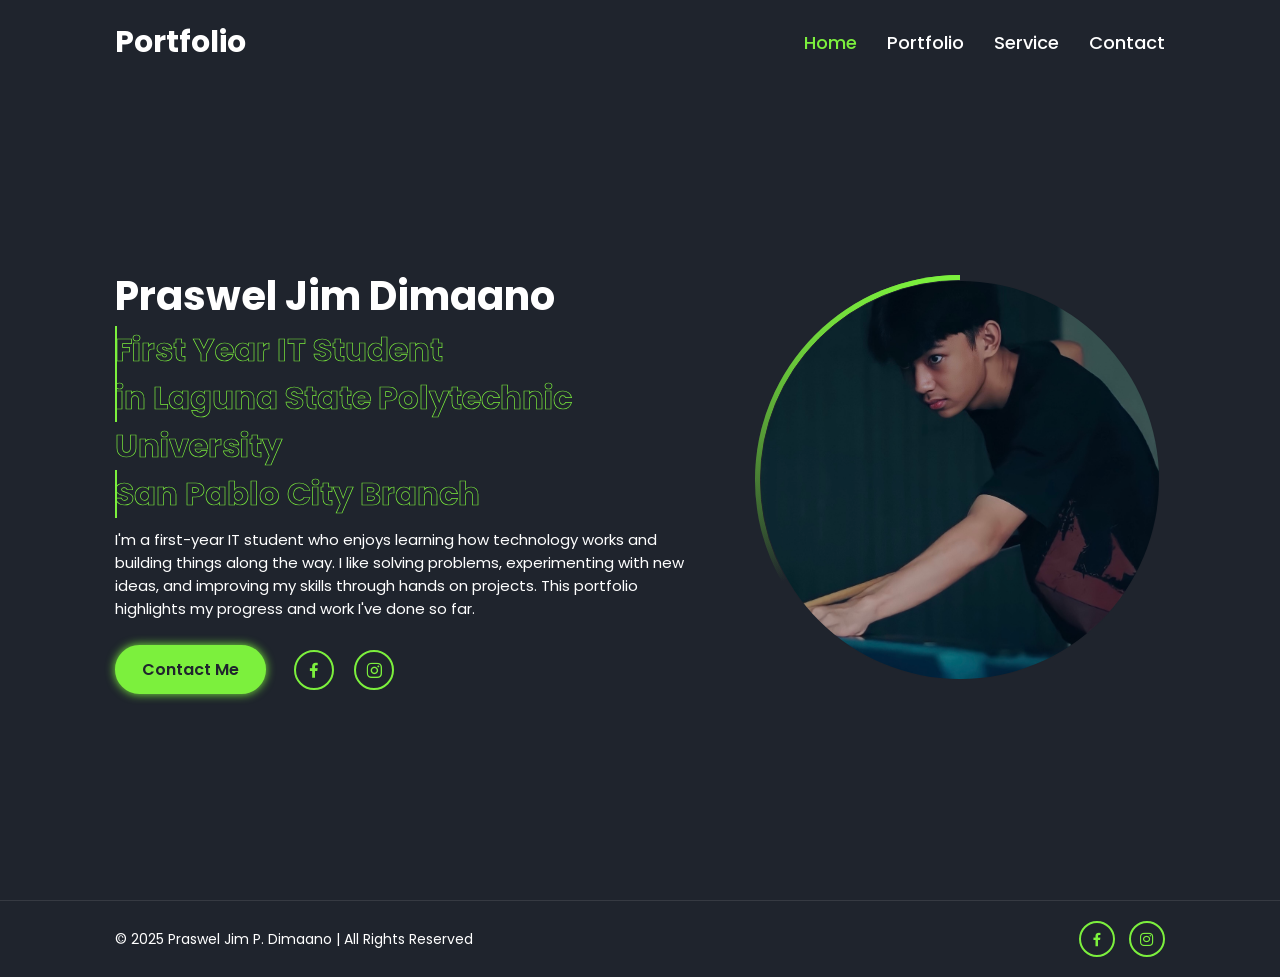
<file: index.html>
<!DOCTYPE html>
<html lang="en">
<head>
    <meta charset="UTF-8">
    <meta http-equiv="X-UA-Compatible" content="IE=edge">
    <meta name="viewport" content="width=device-width, initial-scale=1.0">
    <title>Personal Portfolio Website</title>
    <link href='https://unpkg.com/boxicons@2.1.4/css/boxicons.min.css' rel='stylesheet'>
    <link rel="stylesheet" href="style.css">
</head>

<body>
    <nav class="navbar">
        <a href="#" class="logo">Portfolio</a>
        <ul>
            <li class="active"><a href="#">Home</a></li>
            <li><a href="portfolio.html">Portfolio</a></li>
            <li><a href="service.html">Service</a></li>
            <li><a href="contact.html">Contact</a></li>
        </ul>
    </nav>

    <div class="bars-animation">
        <div class="bar" style="--i:6;"></div>
        <div class="bar" style="--i:5;"></div>
        <div class="bar" style="--i:4;"></div>
        <div class="bar" style="--i:3;"></div>
        <div class="bar" style="--i:2;"></div>
        <div class="bar" style="--i:1;"></div>
    </div>
    
    <section class="home">
        <div class="home-info">
            <h1>Praswel Jim Dimaano</h1>
            <h2>
                <span style="--i:3" data-text="First Year IT Student">First Year IT Student</span>
                <span style="--i:2" data-text="in Laguna State Polytechnic University">in Laguna State Polytechnic University</span>
                <span style="--i:1" data-text="San Pablo City Branch">San Pablo City Branch</span>
            </h2>
            <p>I'm a first-year IT student who enjoys learning how technology works and building things along the way. I like solving problems, experimenting with new ideas, and improving my skills through hands on projects. This portfolio highlights my progress and work I've done so far.</p>
            <div class="btn-sci">
                <a href="contact.html" class="btn">Contact Me</a>
                <div class="sci">
                   <a href="https://www.facebook.com/share/1EjrpTSQTw/?mibextid=wwXIfr"><i class='bx bxl-facebook'></i></a>
                   <a href="https://www.instagram.com/prswlj?igsh=MW9tYjNmcDBhYXd3cw%3D%3D&utm_source=qr"><i class='bx bxl-instagram' ></i></a>
                </div>
            </div>
        </div>

        <div class="home-img">
            <div class="img-box">
                <div class="img-item">
                    <img src="HTML.jpg" alt="">
                </div>
            </div>
        </div>
    </section>
    
    <footer class="footer">
    <p>© 2025 Praswel Jim P. Dimaano | All Rights Reserved</p>

    <div class="footer-sci">
        <a href="https://www.facebook.com/share/1EjrpTSQTw/?mibextid=wwXIfr">
            <i class='bx bxl-facebook'></i>
        </a>
        <a href="https://www.instagram.com/prswlj">
            <i class='bx bxl-instagram'></i>
        </a>
    </div>
</footer>

</body>
</html>
</file>
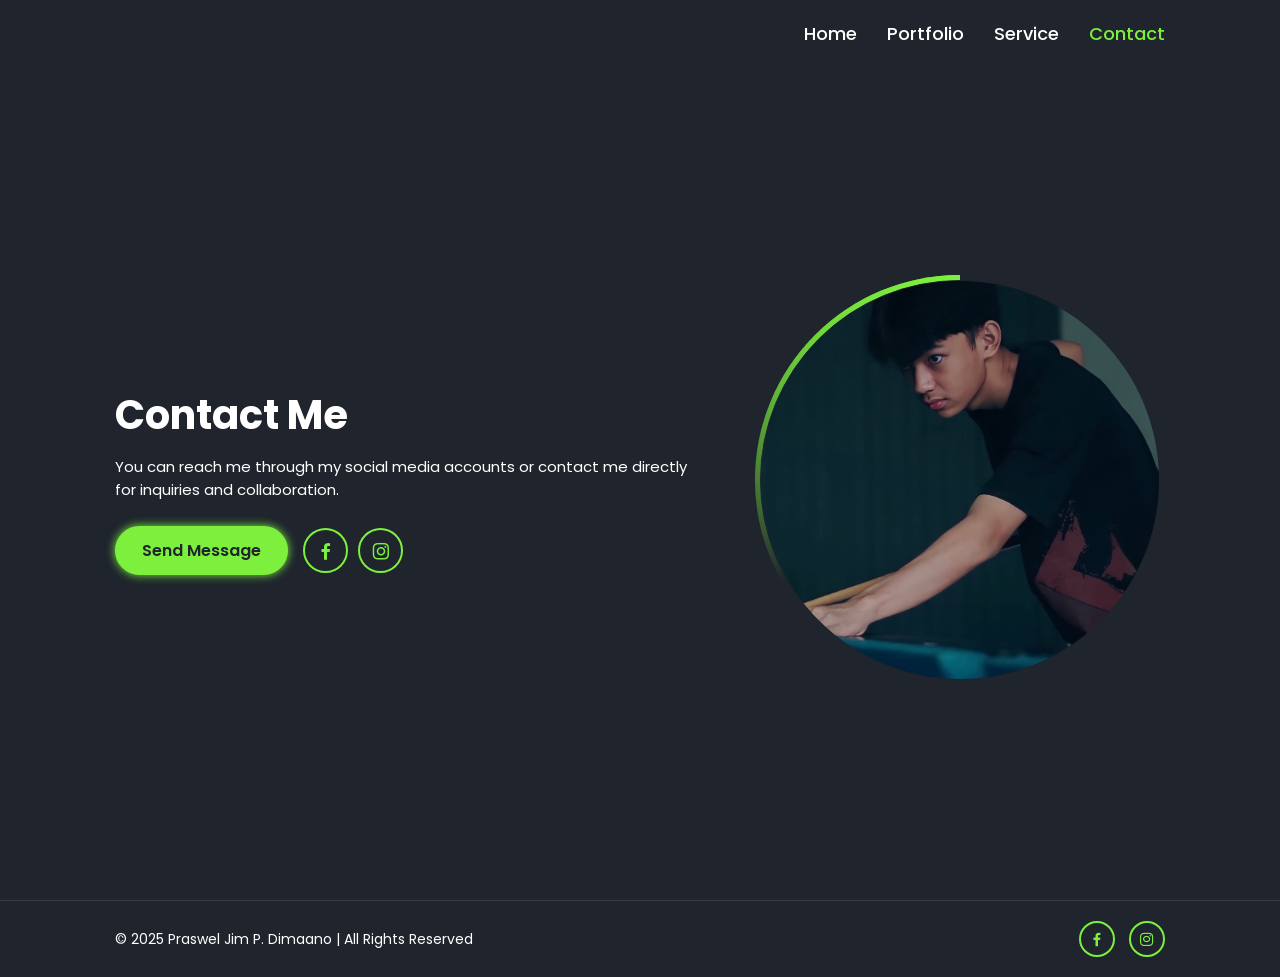
<file: contact.html>
<!DOCTYPE html>
<html lang="en">
<head>
    <meta charset="UTF-8">
    <meta name="viewport" content="width=device-width, initial-scale=1.0">
    <title>Contact</title>
    <link href="https://unpkg.com/boxicons@2.1.4/css/boxicons.min.css" rel="stylesheet">
    <link rel="stylesheet" href="style.css">
</head>

<body>

<nav class="navbar">
    <a href="index.html" class="logo"></a>
    <ul>
        <li><a href="index.html">Home</a></li>
        <li><a href="portfolio.html">Portfolio</a></li>
        <li><a href="service.html">Service</a></li>
        <li class="active"><a href="contact.html">Contact</a></li>
    </ul>
</nav>

<div class="bars-animation">
    <div class="bar" style="--i:6;"></div>
    <div class="bar" style="--i:5;"></div>
    <div class="bar" style="--i:4;"></div>
    <div class="bar" style="--i:3;"></div>
    <div class="bar" style="--i:2;"></div>
    <div class="bar" style="--i:1;"></div>
</div>

<section class="home">
    <div class="home-info">
        <h1>Contact Me</h1>
        <p>
            You can reach me through my social media accounts or contact me directly for inquiries
            and collaboration.
        </p>

        <div class="btn-with-sci">
    <a href="https://www.instagram.com/prswlj" class="btn">Send Message</a>

    <div class="contact-sci">
        <a href="https://www.facebook.com/share/1EjrpTSQTw/?mibextid=wwXIfr">
            <i class='bx bxl-facebook'></i>
        </a>
        <a href="https://www.instagram.com/prswlj">
            <i class='bx bxl-instagram'></i>
        </a>
    </div>
</div>
      
    </div>

    <div class="home-img">
        <div class="img-box">
            <div class="img-item">
                <img src="HTML.jpg" alt="">
            </div>
        </div>
    </div>
</section>

<footer class="footer">
    <p>© 2025 Praswel Jim P. Dimaano | All Rights Reserved</p>

    <div class="footer-sci">
        <a href="https://www.facebook.com/share/1EjrpTSQTw/?mibextid=wwXIfr">
            <i class='bx bxl-facebook'></i>
        </a>
        <a href="https://www.instagram.com/prswlj">
            <i class='bx bxl-instagram'></i>
        </a>
    </div>
</footer>

</body>
</html>
</file>
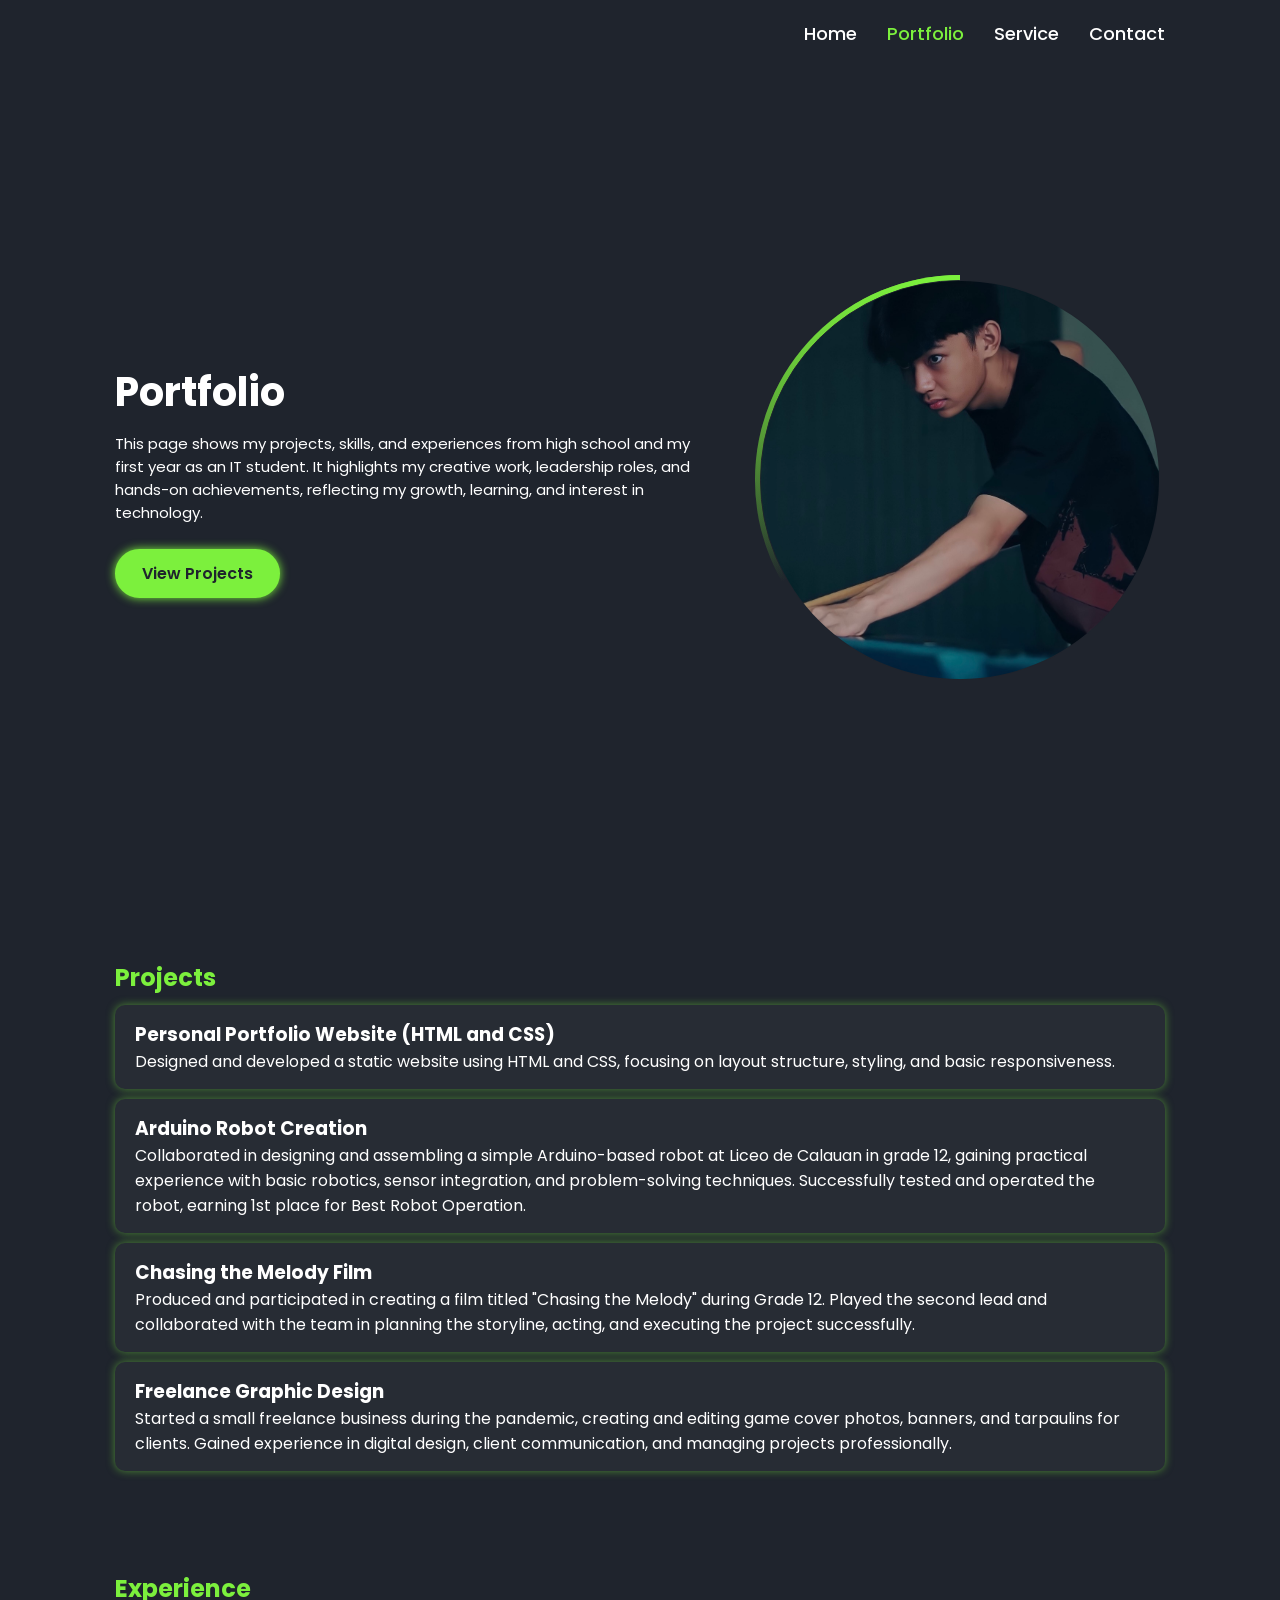
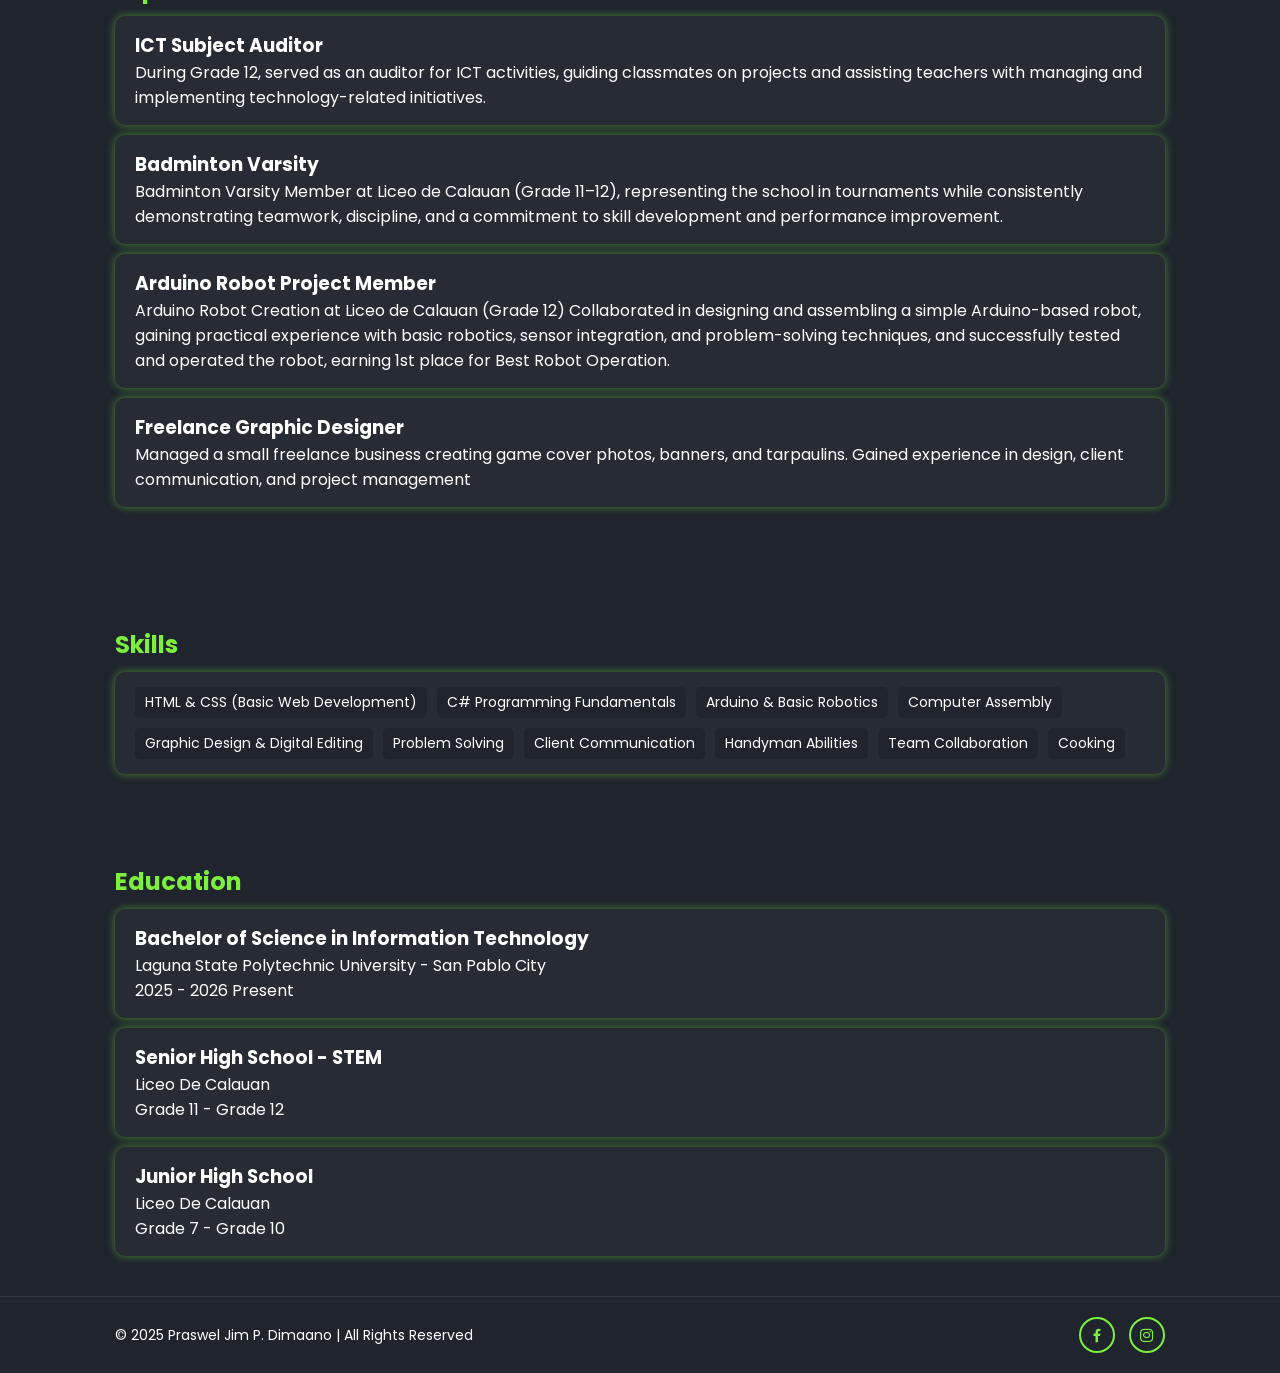
<file: portfolio.html>
<!DOCTYPE html>
<html lang="en">
<head>
    <meta charset="UTF-8">
    <meta name="viewport" content="width=device-width, initial-scale=1.0">
    <title>Portfolio</title>
    <link href="https://unpkg.com/boxicons@2.1.4/css/boxicons.min.css" rel="stylesheet">
    <link rel="stylesheet" href="style.css">
</head>

<body>

<nav class="navbar">
    <a href="index.html" class="logo"></a>
    <ul>
        <li><a href="index.html">Home</a></li>
        <li class="active"><a href="portfolio.html">Portfolio</a></li>
        <li><a href="service.html">Service</a></li>
        <li><a href="contact.html">Contact</a></li>
    </ul>
</nav>

<div class="bars-animation">
    <div class="bar" style="--i:6;"></div>
    <div class="bar" style="--i:5;"></div>
    <div class="bar" style="--i:4;"></div>
    <div class="bar" style="--i:3;"></div>
    <div class="bar" style="--i:2;"></div>
    <div class="bar" style="--i:1;"></div>
</div>

<section class="home">
    <div class="home-info">
        <h1>Portfolio</h1>
        <p>
            This page shows my projects, skills, and experiences from high school and my first year as an IT student. 
        It highlights my creative work, leadership roles, and hands-on achievements, reflecting my growth, learning, and interest in technology.
        </p>

        <a href="#projects" class="btn">View Projects</a>
    </div>

    <div class="home-img">
        <div class="img-box">
            <div class="img-item">
                <img src="HTML.jpg" alt="">
            </div>
        </div>
    </div>
</section>

<section class="portfolio-items" id="projects">
    <h2>Projects</h2>
    <div class="portfolio-card">
        <h3>Personal Portfolio Website (HTML and CSS)</h3>
        <p>Designed and developed a static website using HTML and CSS, focusing on layout structure,
        styling, and basic responsiveness.</p>
    </div>
    <div class="portfolio-card">
        <h3>Arduino Robot Creation</h3>
        <p>Collaborated in designing and assembling a simple Arduino-based robot at Liceo de Calauan in grade 12, gaining practical experience with basic robotics, sensor integration, and problem-solving techniques. Successfully tested and operated the robot, earning 1st place for Best Robot Operation.</p>
    </div>
    <div class="portfolio-card">
        <h3>Chasing the Melody Film</h3>
        <p>Produced and participated in creating a film titled "Chasing the Melody" during Grade 12. 
    Played the second lead and collaborated with the team in planning the storyline, acting, and executing the project successfully.</p>
    </div>
    <div class="portfolio-card">
        <h3>Freelance Graphic Design</h3>
        <p>Started a small freelance business during the pandemic, creating and editing game cover photos, banners, and tarpaulins for clients. Gained experience in digital design, client communication, and managing projects professionally.</p>
    </div>
</section>

<section class="experience-items">
    <h2>Experience</h2>
    <div class="experience-card">
        <h3>ICT Subject Auditor</h3>
        <p>During Grade 12, served as an auditor for ICT activities, guiding classmates on projects and assisting teachers with managing and implementing technology-related initiatives.</p>
    </div>
    <div class="experience-card">
        <h3>Badminton Varsity</h3>
        <p>Badminton Varsity Member at Liceo de Calauan (Grade 11–12), representing the school in tournaments while consistently demonstrating teamwork, discipline, and a commitment to skill development and performance improvement.</p>
    </div>
    <div class="experience-card">
        <h3>Arduino Robot Project Member</h3>
        <p>Arduino Robot Creation at Liceo de Calauan (Grade 12) Collaborated in designing and assembling a simple Arduino-based robot, gaining practical experience with basic robotics, sensor integration, and problem-solving techniques, and successfully tested and operated the robot, earning 1st place for Best Robot Operation.</p>
    </div>
    <div class="experience-card">
        <h3>Freelance Graphic Designer</h3>
        <p>Managed a small freelance business creating game cover photos, banners, and tarpaulins. Gained experience in design, client communication, and project management</p>
    </div>
</section>

<section class="skills-items">
    <h2>Skills</h2>
    <div class="skills-card">
        <p>HTML & CSS (Basic Web Development)</p>
        <p>C# Programming Fundamentals</p>
        <p>Arduino & Basic Robotics</p>
        <p>Computer Assembly</p>
        <p>Graphic Design & Digital Editing</p>
        <p>Problem Solving</p>
        <p>Client Communication</p>
        <p>Handyman Abilities</p>
        <p>Team Collaboration</p>
        <p>Cooking</p>
    </div>
</section>

<section class="education-items">
    <h2>Education</h2>
    <div class="education-card">
        <h3>Bachelor of Science in Information Technology</h3>
        <p>Laguna State Polytechnic University - San Pablo City</p>
        <p>2025 - 2026 Present</p>
    </div>
    <div class="education-card">
        <h3>Senior High School - STEM</h3>
        <p>Liceo De Calauan</p>
        <p>Grade 11 - Grade 12</p>
    </div>
    <div class="education-card">
        <h3>Junior High School</h3>
        <p>Liceo De Calauan</p>
        <p>Grade 7 - Grade 10</p>
    </div>
</section>

<footer class="footer">
    <p>© 2025 Praswel Jim P. Dimaano | All Rights Reserved</p>

    <div class="footer-sci">
        <a href="https://www.facebook.com/share/1EjrpTSQTw/?mibextid=wwXIfr">
            <i class='bx bxl-facebook'></i>
        </a>
        <a href="https://www.instagram.com/prswlj">
            <i class='bx bxl-instagram'></i>
        </a>
    </div>
</footer>

</body>
</html>
</file>
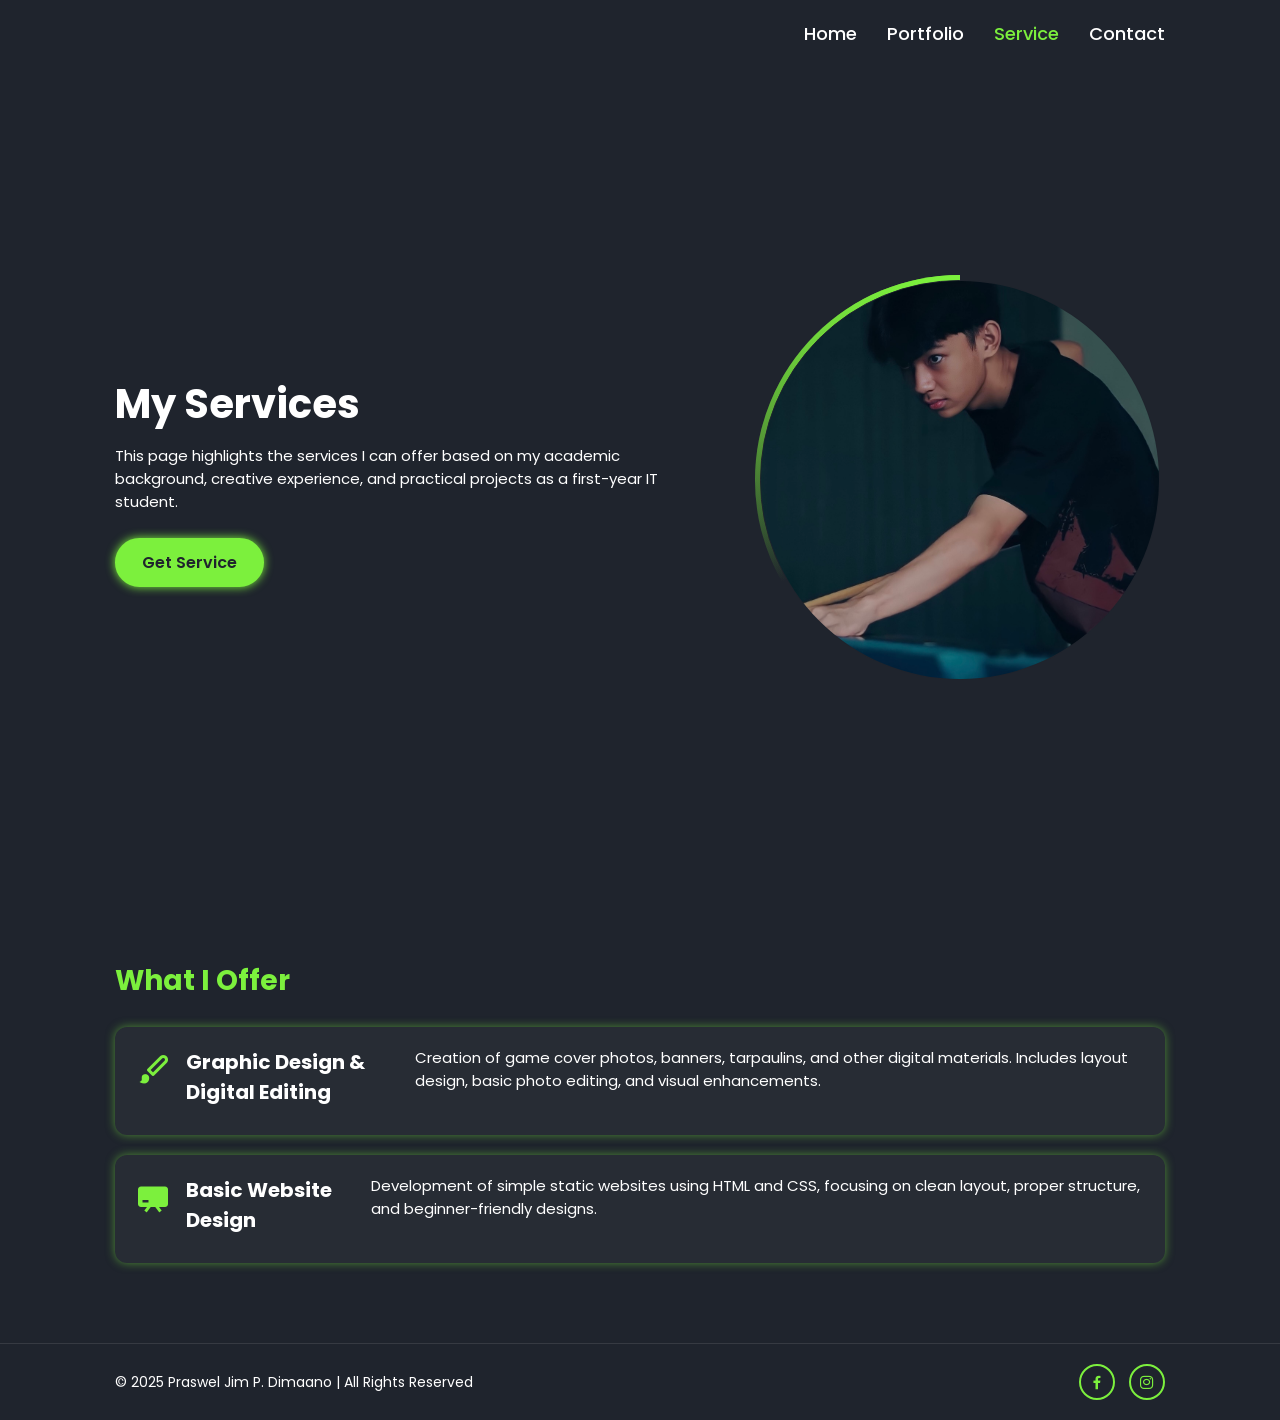
<file: service.html>
<!DOCTYPE html>
<html lang="en">
<head>
    <meta charset="UTF-8">
    <meta name="viewport" content="width=device-width, initial-scale=1.0">
    <title>Service</title>
    <link href="https://unpkg.com/boxicons@2.1.4/css/boxicons.min.css" rel="stylesheet">
    <link rel="stylesheet" href="style.css">
</head>

<body>

<nav class="navbar">
    <a href="index.html" class="logo"></a>
    <ul>
        <li><a href="index.html">Home</a></li>
        <li><a href="portfolio.html">Portfolio</a></li>
        <li class="active"><a href="service.html">Service</a></li>
        <li><a href="contact.html">Contact</a></li>
    </ul>
</nav>

<div class="bars-animation">
    <div class="bar" style="--i:6;"></div>
    <div class="bar" style="--i:5;"></div>
    <div class="bar" style="--i:4;"></div>
    <div class="bar" style="--i:3;"></div>
    <div class="bar" style="--i:2;"></div>
    <div class="bar" style="--i:1;"></div>
</div>

<section class="home">
    <div class="home-info">
        <h1>My Services</h1>
        <p>
            This page highlights the services I can offer based on my academic background,
        creative experience, and practical projects as a first-year IT student.
        </p>

        <a href="contact.html" class="btn">Get Service</a>
    </div>

    <div class="home-img">
        <div class="img-box">
            <div class="img-item">
                <img src="HTML.jpg" alt="">
            </div>
        </div>
    </div>
</section>

<section class="services">
    <h2>What I Offer</h2>

    <div class="service-card">
        <i class='bx bxs-paint'></i>
        <h3>Graphic Design & Digital Editing</h3>
        <p>
            Creation of game cover photos, banners, tarpaulins, and other digital materials.
            Includes layout design, basic photo editing, and visual enhancements.
        </p>
    </div>

    <div class="service-card">
        <i class='bx bxs-chalkboard'></i>
        <h3>Basic Website Design</h3>
        <p>
            Development of simple static websites using HTML and CSS, focusing on clean layout,
            proper structure, and beginner-friendly designs.
        </p>
    </div>
</section>

<footer class="footer">
    <p>© 2025 Praswel Jim P. Dimaano | All Rights Reserved</p>

    <div class="footer-sci">
        <a href="https://www.facebook.com/share/1EjrpTSQTw/?mibextid=wwXIfr">
            <i class='bx bxl-facebook'></i>
        </a>
        <a href="https://www.instagram.com/prswlj">
            <i class='bx bxl-instagram'></i>
        </a>
    </div>
</footer>

</body>
</html>
</file>
<file: style.css>
@import url('https://fonts.googleapis.com/css2?family=Poppins:wght@300;400;500;600;700;800;900&display=swap');

* {
    margin: 0;
    padding: 0;
    box-sizing: border-box;
    font-family: 'Poppins', sans-serif;
}

a {
    color: #fff;
    text-decoration: none;
}

.navbar {
    position: fixed;
    left: 0;
    top: 0;
    width: 100%;
    padding: 25px 9%;
    display: flex;
    justify-content: space-between;
    align-items: center;
    z-index: 100;
    visibility: hidden;
    opacity: 0;
    animation: show-content 1.5s linear forwards;
    animation-delay: 1.2s;
}

@keyframes show-content {
    100% {
        visibility: visible;
        opacity: 1;
    }
}

.navbar .logo {
    font-size: 30px;
    font-weight: 700;
}

.navbar ul {
    display: flex;
}

.navbar ul li {
    list-style: none;
    margin-left: 35px;
}

.navbar ul li a {
    font-size: 20px;
    font-weight: 500;
    transition: .5s;
}

.navbar ul li:hover a,
.navbar ul li.active a {
    color: #7cf03d;
}

.home {
    display: flex;
    align-items: center;
    gap: 50px;
    height: 100vh;
    padding: 60px 9% 0;
    color: #fff;
    visibility: hidden;
    opacity: 0;
    animation: show-content 1.5s linear forwards;
    animation-delay: 1.6s;
}

.home-info h1 {
    font-size: 55px;
}

.home-info h2 {
    display: inline-block;
    font-size: 32px;
    margin-top: -10px;
}

.home-info h2 span {
    position: relative;
    display: inline-block;
    color: transparent;
    -webkit-text-stroke: .7px #7cf03d;
    animation: display-text 16s linear infinite;
    animation-delay: calc(-4s * var(--i));
}

@keyframes display-text {
    25%,100% {
        display: none;
    }
}

.home-info h2 span::before {
    content: attr(data-text);
    position: absolute;
    width: 0;
    border-right: 2px solid #7cf03d;
    color: #7cf03d;
    white-space: nowrap;
    overflow: hidden;
    animation: fill-text 4s linear infinite;
}

@keyframes fill-text {

    10%,
    100% {
        width: 0;
    }

    70%,
    90% {
        width: 100%;
    }    
}



.home-info p {
    font-size: 16px;
    margin: 10px 0 25px;
}

.home-info .btn-sci {
    display: flex;
    align-items: center;
}

.btn {
    display: inline-block;
    padding: 10px 30px;
    background: #7cf03d;
    border: 2px solid #7cf03d;
    border-radius: 40px;
    box-shadow: 0 0 10px #7cf03d;
    font-size: 16px;
    color: #1f242d;
    font-weight: 600;
    transition: .5s;
}

.btn:hover {
    background: transparent;
    color: #7cf03d;
    box-shadow: none;
}

.home-info .btn-sci .sci {
    margin-left: 20px;
}

.home-info .btn-sci .sci a {
    display: inline-flex;
    padding: 8px;
    border: 2px solid #7cf03d;
    border-radius: 50%;
    font-size: 20px;
    color: #7cf03d;
    margin: 0 8px;
    transition: .5s;
}

.home-info .btn-sci .sci a:hover {
    background: #7cf03d;
    color: #1f242d;
    box-shadow: 0 0 10px #7cf03d;
}

.home-img .img-box {
    position: relative;
    width: 32vw;
    height: 32vw;
    border-radius: 50%;
    padding: 5px;
    display: flex;
    justify-content: center;
    align-items: center;
    overflow: hidden;
}

.home-img .img-box::before, .home-img .img-box::after {
    content: '';
    position: absolute;
    width: 500px;
    height: 500px;
    background: conic-gradient(transparent, transparent, transparent, #7cf03d);
    transform: rotate(0deg);
    animation: rotate-border 10s linear infinite;
}

.home-img .img-box::after {
    animation-delay: -5s;
}

@keyframes rotate-border {
    100% {
        transform: rotate(360deg);
    }
}

.home-img .img-box .img-item {
    position: relative;
    width: 100%;
    height: 100%;
    background: #1f242d;
    border-radius: 50%;
    border: .1px solid #1f242d;
    display: flex;
    justify-content: center;
    z-index: 1;
    overflow: hidden;
}

.home-img .img-box .img-item img {
    position: absolute;
    display: block;
    width: 100%;
    object-fit: cover;
}

.bars-animation {
    position: absolute;
    width: 100%;
    height: 100%;
    display: flex;
    z-index: -1;
}

.bars-animation .bar {
    width: 100%;
    height: 100%;
    background: #1f242d;
    transform: translateY(-100%);
    animation: show-bars .5s ease-in-out forwards;
    animation-delay: calc(.1s * var(--i));
}

@keyframes show-bars {
    100% {
       transform: translateY(0); 
    }
}

.footer {
    width: 100%;
    padding: 25px 9%;
    background: #1f242d;
    display: flex;
    justify-content: space-between;
    align-items: center;
    color: #fff;
    border-top: 1px solid rgba(255, 255, 255, 0.1);
}

.footer p {
    font-size: 14px;
}

.footer-sci a {
    display: inline-flex;
    justify-content: center;
    align-items: center;
    width: 38px;
    height: 38px;
    border: 2px solid #7cf03d;
    border-radius: 50%;
    font-size: 18px;
    color: #7cf03d;
    margin-left: 12px;
    transition: 0.5s;
}

.footer-sci a:hover {
    background: #7cf03d;
    color: #1f242d;
    box-shadow: 0 0 10px #7cf03d;
}

.btn-with-sci {
    display: flex;
    flex-direction: row;
    align-items: center;
    gap: 15px;
    flex-wrap: nowrap;
}

.contact-sci {
    display: flex;
    gap: 10px;
}

.contact-sci a {
    display: inline-flex;
    justify-content: center;
    align-items: center;
    width: 45px;
    height: 45px;
    border: 2px solid #7cf03d;
    border-radius: 50%;
    font-size: 22px;
    color: #7cf03d;
    transition: 0.5s;
}

.contact-sci a:hover {
    background: #7cf03d;
    color: #1f242d;
    box-shadow: 0 0 10px #7cf03d;
}

@import url('https://fonts.googleapis.com/css2?family=Poppins:wght@300;400;500;600;700;800;900&display=swap');

* {
    margin: 0;
    padding: 0;
    box-sizing: border-box;
    font-family: 'Poppins', sans-serif;
}

body {
    background-color: #1f242d;
    color: #fff;
}


.navbar {
    position: fixed;
    left: 0;
    top: 0;
    width: 100%;
    padding: 20px 9%;
    display: flex;
    justify-content: space-between;
    align-items: center;
    z-index: 100;
}

.navbar .logo {
    font-size: 30px;
    font-weight: 700;
}

.navbar ul {
    display: flex;
}

.navbar ul li {
    list-style: none;
    margin-left: 30px;
}

.navbar ul li a {
    font-size: 18px;
    font-weight: 500;
    color: #fff;
    transition: .3s;
}

.navbar ul li:hover a,
.navbar ul li.active a {
    color: #7cf03d;
}


section {
    padding: 60px 9% 30px;
    background-color: #1f242d;
}


.home-info h1 {
    font-size: 40px;
    margin-bottom: 10px;
}

.home-info p {
    font-size: 15px;
}


.portfolio-card,
.experience-card,
.education-card {
    background: #272c34;
    padding: 15px 20px;
    border-radius: 10px;
    margin-bottom: 10px;
    color: #fff;
    box-shadow: 0 0 8px rgba(124, 240, 61, 0.5);
}

.portfolio-items h2,
.experience-items h2,
.education-items h2 {
    color: #7cf03d;
    margin-bottom: 10px;
}


.btn {
    display: inline-block;
    padding: 10px 25px;
    background: #7cf03d;
    color: #1f242d;
    font-weight: 600;
    border-radius: 40px;
    text-decoration: none;
    transition: .3s;
}

.btn:hover {
    background: transparent;
    color: #7cf03d;
    border: 2px solid #7cf03d;
}


.footer {
    width: 100%;
    padding: 20px 9%;
    background: #1f242d;
    display: flex;
    justify-content: space-between;
    align-items: center;
    color: #fff;
    border-top: 1px solid rgba(255, 255, 255, 0.1);
}

.footer-sci a {
    display: inline-flex;
    justify-content: center;
    align-items: center;
    width: 36px;
    height: 36px;
    border: 2px solid #7cf03d;
    border-radius: 50%;
    font-size: 18px;
    color: #7cf03d;
    margin-left: 10px;
    transition: 0.3s;
}

.footer-sci a:hover {
    background: #7cf03d;
    color: #1f242d;
    box-shadow: 0 0 8px #7cf03d;
}

html {
    scroll-behavior: smooth;
}

.skills-items {
    margin-top: 20px;
}

.skills-items h2 {
    color: #7cf03d;
    margin-bottom: 10px;
}

.skills-card {
    background: #272c34;
    padding: 15px 20px;
    border-radius: 10px;
    box-shadow: 0 0 8px rgba(124, 240, 61, 0.5);
    display: flex;
    flex-wrap: wrap;
    gap: 10px;
    color: #fff;
}

.skills-card p {
    margin: 0;
    padding: 5px 10px;
    background: #1f242d;
    border-radius: 5px;
    font-size: 14px;
}

.services {
    padding: 60px 9%;
    background-color: #1f242d;
}

.services h2 {
    color: #7cf03d;
    font-size: 28px;
    margin-bottom: 25px;
}

.service-card {
    background: #272c34;
    padding: 20px;
    border-radius: 12px;
    margin-bottom: 20px;
    color: #fff;
    box-shadow: 0 0 10px rgba(124, 240, 61, 0.5);
    display: flex;
    align-items: flex-start;
    gap: 15px;
    transition: transform 0.3s;
}

.service-card:hover {
    transform: translateY(-5px);
}

.service-card i {
    font-size: 36px;
    color: #7cf03d;
    flex-shrink: 0;
    margin-top: 5px;
}

.service-card h3 {
    font-size: 20px;
    margin-bottom: 8px;
}

.service-card p {
    font-size: 15px;
    line-height: 1.5;
}
</file>
